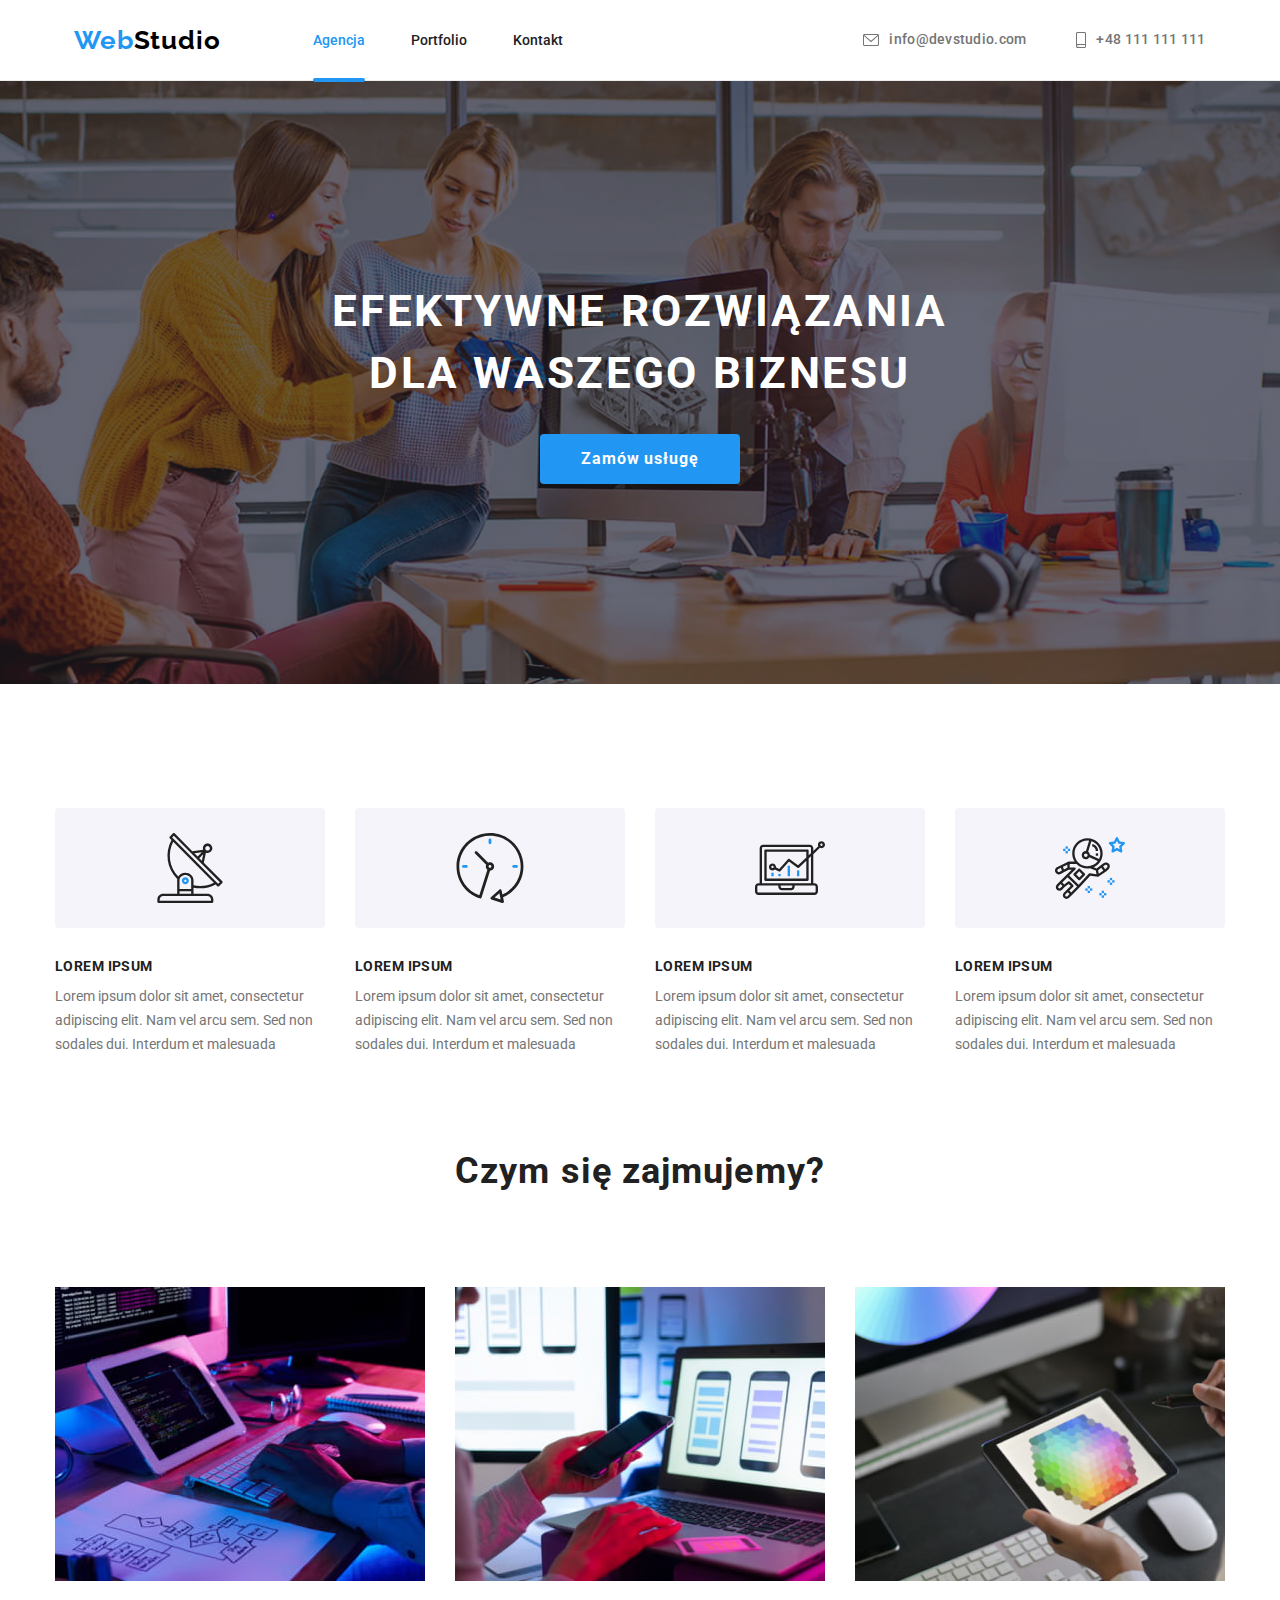
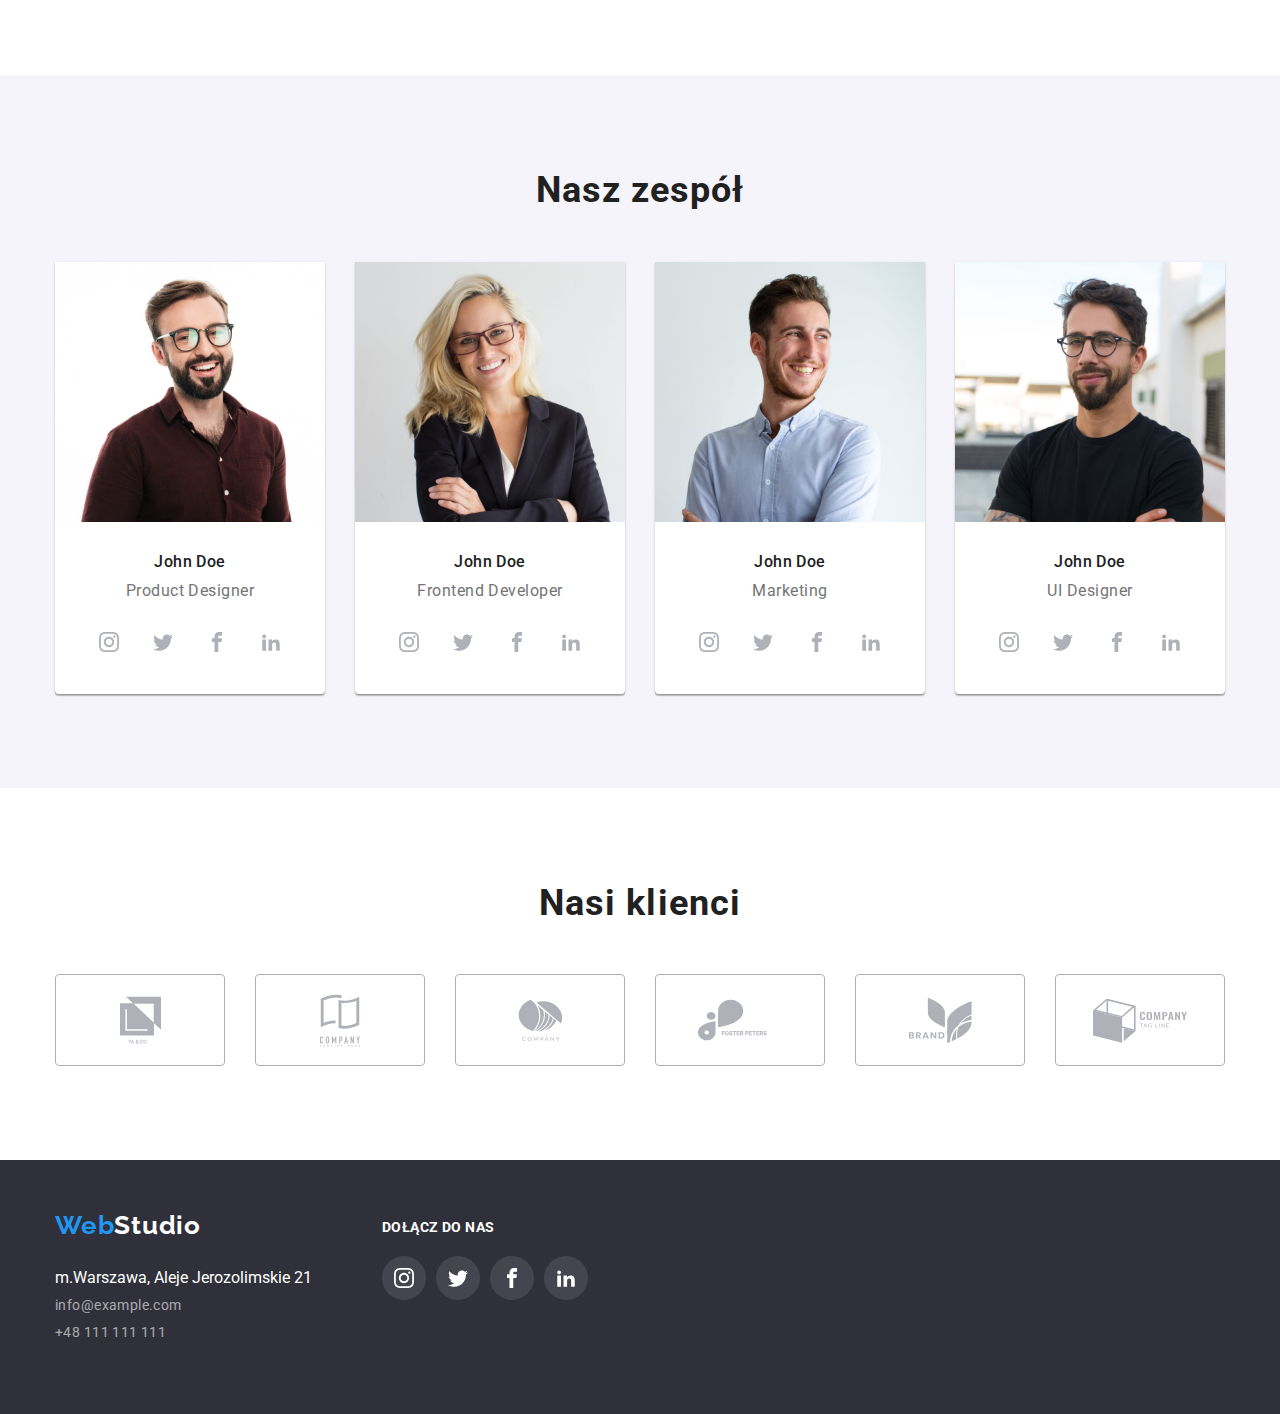
<file: index.html>
<!DOCTYPE html>
<html lang="pl">
  <head>
    <meta charset="UTF-8" />
    <meta http-equiv="X-UA-Compatible" content="IE=edge" />
    <meta name="viewport" content="width=device-width, initial-scale=1.0" />
    <title>Webstudio</title>

    <!--modern-normalize-->
    
    <link
      rel="stylesheet"
      href="https://cdnjs.cloudflare.com/ajax/libs/modern-normalize/1.0.0/modern-normalize.min.css"
    />
    <link href="./css/style.css" rel="stylesheet" />
   
    <link
      href="https://fonts.googleapis.com/css2?family=Raleway:wght@700&family=Roboto:wght@500&display=swap"
      rel="stylesheet"
    />
    
  </head>

  <body>
    <header>
    <div class="container header-section">
        <nav class="navigation">
        <a class="navigation-logo" href="./index.html" width="145px"
        height="31px"><span class="web logotype">Web</span><span class="studio logotype">Studio</span>
        </a>
        
          <ul class="navigation-list">
            <li class="navigation-list-item"><a class="navigation-list-link actual-page" href="./index.html">Agencja</a></li>
            <li class="navigation-list-item"><a class="navigation-list-link" href="./portfolio.html">Portfolio</a></li>
            <li class="navigation-list-item"><a class="navigation-list-link" href="">Kontakt</a></li>
          </ul>
        <div class="contact-color">
        <ul class="header-contact">
          <li class="header-contact-item"><a class="header-contact-link" href="mailto:info@devstudio.com"><svg class="icon envelope"><use href="./images/icons/socials.svg#envelope"></use></svg>info@devstudio.com</a></li>
          <li class="header-contact-item"><a class="header-contact-link" href="tel:+48111111111"><svg class="icon phone"><use href="./images/icons/socials.svg#phone"></use></svg>+48 111 111 111</a></li>
        </ul>
        </div>
        </nav>
        </div>
      </header>
    
      <main>
      <section>
        <div class="background-image">
          <div class="container">
            <div class="main-header-item-position">
            <h1>EFEKTYWNE ROZWIĄZANIA DLA WASZEGO BIZNESU</h1>
            <button class="button-webstudio" type="button" data-modal-open>Zamów usługę</button></div>
          </div>
          </div>
        </div>
      </section>
        

      <div >
        <section class="container section">
            <ul class="feature section">
              <li class="feature-size">
                <div class="feature-picture"> <svg class="feature-icon antenna"><use href="./images/icons/socials.svg#antenna"></use></svg></div>
                <h4>LOREM IPSUM</h4>
                <p class="feature-item">
                  Lorem ipsum dolor sit amet, consectetur adipiscing elit. Nam
                  vel arcu sem. Sed non sodales dui. Interdum et malesuada
                </p>
              </li>

              <li class="feature-size">
                <div class="feature-picture"> <svg class="feature-icon"><use href="./images/icons/socials.svg#clock"></use></svg></div>
                <h4>LOREM IPSUM</h4>
                <p class="feature-item">
                  Lorem ipsum dolor sit amet, consectetur adipiscing elit. Nam
                  vel arcu sem. Sed non sodales dui. Interdum et malesuada
                </p>
                
              </li>

              <li class="feature-size">
                <div class="feature-picture"> <svg class="feature-icon"><use href="./images/icons/socials.svg#diagram"></use></svg></div>
                <h4>LOREM IPSUM</h4>
                <p class="feature-item">
                  Lorem ipsum dolor sit amet, consectetur adipiscing elit. Nam
                  vel arcu sem. Sed non sodales dui. Interdum et malesuada
                </p>
              </li>

              <li class="feature-size">
                <div class="feature-picture"> <svg class="feature-icon"><use href="./images/icons/socials.svg#astronaut"></use></svg></div>
                <h4>LOREM IPSUM</h4>
                <p class="feature-item">
                  Lorem ipsum dolor sit amet, consectetur adipiscing elit. Nam
                  vel arcu sem. Sed non sodales dui. Interdum et malesuada
                </p>
              </li>
            </ul>
          </div>
         
        </section>

        <div class="container section">
        <section>
          <h2 class="second-header">Czym się zajmujemy?</h2>
          <div>
            <ul class="second-header-item">
              <li >
                <div class="second-header-item-heading"><h3 class="speciality">aplikacje komputerowe</h3></div>               
                <img 
                  src="images/typing.jpg"
                  width="370px"
                  height="294px"
                  alt="typing on keyboard "> 
              </li>
              
              <li>
                <div class="second-header-item-heading"><h3 class="speciality">aplikacje mobilne</h3></div>
                <img
                  src="images/phone.jpg"
                  width="370px"
                  height="294px"
                  alt="a girl is holding a phone"
                />
              </li>

              <li >
                <div class="second-header-item-heading"><h3 class="speciality">rozwiązania graficzne</h3></div>
                <img
                  src="images/tablet.jpg"
                  width="370px"
                  height="294px"
                  alt="someone selects a color on the tablet "
                />
              </li>
            </ul>
          </div>
        </section>
        </div>

<section class="team-background section">
        <div class="container">  
          <h2 class="third-header">Nasz zespół</h2>
          <div class="second-header-card">
          <ul class="team-items">
            <li>
              <figure class="team-card">
                <img
                  src="images/johndoe1.jpg"
                  width="270"
                  height="260"
                  alt="product designer"
                />
                <figcaption>
                  <span class="name">John Doe</span
                  ><span class="profession"> Product Designer</span>
                  <ul class="social-list-our-team">
                    <li><a class="social-list-item-our-team" href=""><svg class="social-list-item-icon-our-team"><use href="./images/icons/socials.svg#icon-instagram" width="20" height="20"></use></svg></a></li>
                    <li><a class="social-list-item-our-team" href=""><svg class="social-list-item-icon-our-team"><use href="./images/icons/socials.svg#icon-twitter" width="20" height="20"></use></svg></a></li>
                    <li><a class="social-list-item-our-team" href=""><svg class="social-list-item-icon-our-team"><use href="./images/icons/socials.svg#icon-facebook" width="20" height="20"></use></svg></a></li>
                    <li><a class="social-list-item-our-team" href=""><svg class="social-list-item-icon-our-team"><use href="./images/icons/socials.svg#icon-linkedin2" width="20" height="20"></use></svg></a></li>
                    
                   </ul>
                </figcaption>
                
              </figure>
            </li>
  
            <li>
              <figure class="team-card">
                <img
                  src="images/johndoe2.jpg"
                  width="270"
                  height="260"
                  alt="frontend developer"
                />
                <figcaption>
                  <span class="name">John Doe</span
                  ><span class="profession"> Frontend Developer</span>
                  <ul class="social-list-our-team">
                    <li><a class="social-list-item-our-team" href=""><svg class="social-list-item-icon-our-team"><use href="./images/icons/socials.svg#icon-instagram" width="20" height="20"></use></svg></a></li>
                    <li><a class="social-list-item-our-team" href=""><svg class="social-list-item-icon-our-team"><use href="./images/icons/socials.svg#icon-twitter" width="20" height="20"></use></svg></a></li>
                    <li><a class="social-list-item-our-team" href=""><svg class="social-list-item-icon-our-team"><use href="./images/icons/socials.svg#icon-facebook" width="20" height="20"></use></svg></a></li>
                    <li><a class="social-list-item-our-team" href=""><svg class="social-list-item-icon-our-team"><use href="./images/icons/socials.svg#icon-linkedin2" width="20" height="20"></use></svg></a></li>
                    
                   </ul>
                  
                </figcaption>
              </figure>
            </li>
            <li>
              <figure class="team-card">
                <img
                  src="images/johndoe3.jpg"
                  width="270"
                  height="260"
                  alt="marketing"
                />
                <figcaption>
                  <span class="name">John Doe</span
                  ><span class="profession"> Marketing</span>
                  <ul class="social-list-our-team">
                    <li><a class="social-list-item-our-team" href=""><svg class="social-list-item-icon-our-team"><use href="./images/icons/socials.svg#icon-instagram" width="20" height="20"></use></svg></a></li>
                    <li><a class="social-list-item-our-team" href=""><svg class="social-list-item-icon-our-team"><use href="./images/icons/socials.svg#icon-twitter" width="20" height="20"></use></svg></a></li>
                    <li><a class="social-list-item-our-team" href=""><svg class="social-list-item-icon-our-team"><use href="./images/icons/socials.svg#icon-facebook" width="20" height="20"></use></svg></a></li>
                    <li><a class="social-list-item-our-team" href=""><svg class="social-list-item-icon-our-team"><use href="./images/icons/socials.svg#icon-linkedin2" width="20" height="20"></use></svg></a></li>
                    
                   </ul>
                </figcaption>
              </figure>
            </li>
            <li>
              <figure class="team-card">
                <img
                  src="images/johndoe4.jpg"
                  width="270"
                  height="260"
                  alt="UI designer"
                />
                <figcaption>
                  <span class="name">John Doe</span
                  ><span class="profession"> UI Designer</span>
                  <ul class="social-list-our-team">
                    <li><a class="social-list-item-our-team" href=""><svg class="social-list-item-icon-our-team"><use href="./images/icons/socials.svg#icon-instagram" width="20" height="20"></use></svg></a></li>
                    <li><a class="social-list-item-our-team" href=""><svg class="social-list-item-icon-our-team"><use href="./images/icons/socials.svg#icon-twitter" width="20" height="20"></use></svg></a></li>
                    <li><a class="social-list-item-our-team" href=""><svg class="social-list-item-icon-our-team"><use href="./images/icons/socials.svg#icon-facebook" width="20" height="20"></use></svg></a></li>
                    <li><a class="social-list-item-our-team" href=""><svg class="social-list-item-icon-our-team"><use href="./images/icons/socials.svg#icon-linkedin2" width="20" height="20"></use></svg></a></li>
                    
                   </ul>
                </figcaption>
              </figure>
            </li>
          </ul>
        
        </div>
      </div>
</section>
<section class="section">
  <div class="container">
    <h2 class="our-clients-header">Nasi klienci</h2>
    <ul class="our-clients-list ">
      <li class="clients-list-margins"><a class="clients-list-item " href=""><svg class="our-clients-list-icon1"><use href="./images/icons/socials.svg#client1"></use></svg></a></li>
      <li class="clients-list-margins"><a class="clients-list-item " href=""><svg class="our-clients-list-icon2"><use href="./images/icons/socials.svg#client2"></use></svg></a></li>
      <li class="clients-list-margins"><a class="clients-list-item " href=""><svg class="our-clients-list-icon3"><use href="./images/icons/socials.svg#client3"></use></svg></a></li>
      <li class="clients-list-margins"><a class="clients-list-item " href=""><svg class="our-clients-list-icon4"><use href="./images/icons/socials.svg#client4"></use></svg></a></li>
      <li class="clients-list-margins"><a class="clients-list-item " href=""><svg class="our-clients-list-icon5"><use href="./images/icons/socials.svg#client5"></use></svg></a></li>
      <li ><a class="clients-list-item "  href=""><svg class="our-clients-list-icon6"><use href="./images/icons/socials.svg#client6"></use></svg></a></li>      
    </ul>
  </div>
</section>
      
    </main>
    
    <footer >
      <div class="container social-flex">
       <div class="left-side-footer">
        <a  href="./index.html"
          ><span class="web logotype">Web</span><span class="studio-footer logotype">Studio</span>
        </a>
        <address class="footer-address">
      <ul >
        <li>
            m.Warszawa, Aleje Jerozolimskie 21
        </li>
        <li>
          <a class="footer-mail" href="mailto:info@example.com"
            >info@example.com</a>
        </li>
        <li>
          <a class="footer-tel" href="tel:+48111111111">+48 111 111 111</a>
        </li>
      </ul>
    </address>
       </div>
        
    <div class="join-us ">
      <h3 class="join-us-header">DOŁĄCZ DO NAS</h3>
      <ul class="social-list-footer">
        <li><a class="social-list-item-footer" href=""><svg class="social-list-item-icon-footer"><use href="./images/icons/socials.svg#icon-instagram" width="20" height="20"></use></svg></a></li>
        <li><a class="social-list-item-footer" href=""><svg class="social-list-item-icon-footer"><use href="./images/icons/socials.svg#icon-twitter" width="20" height="20"></use></svg></a></li>
        <li><a class="social-list-item-footer" href=""><svg class="social-list-item-icon-footer"><use href="./images/icons/socials.svg#icon-facebook" width="20" height="20"></use></svg></a></li>
        <li><a class="social-list-item-footer" href=""><svg class="social-list-item-icon-footer"><use href="./images/icons/socials.svg#icon-linkedin2" width="20" height="20"></use></svg></a></li>
        
      </ul>
    </div>
      </div>
    </div>
    </footer>
    <div class="backdrop is-hidden" data-modal>
      <div class="modal">
        <button type="button" class="close-btn" data-modal-close>
<svg class="x"><use href="./images/icons/socials.svg#x"></use></svg>
        </button>
      </div>
    </div>

    <script src="js/modal.js"></script>
  </body>
</html>
</file>
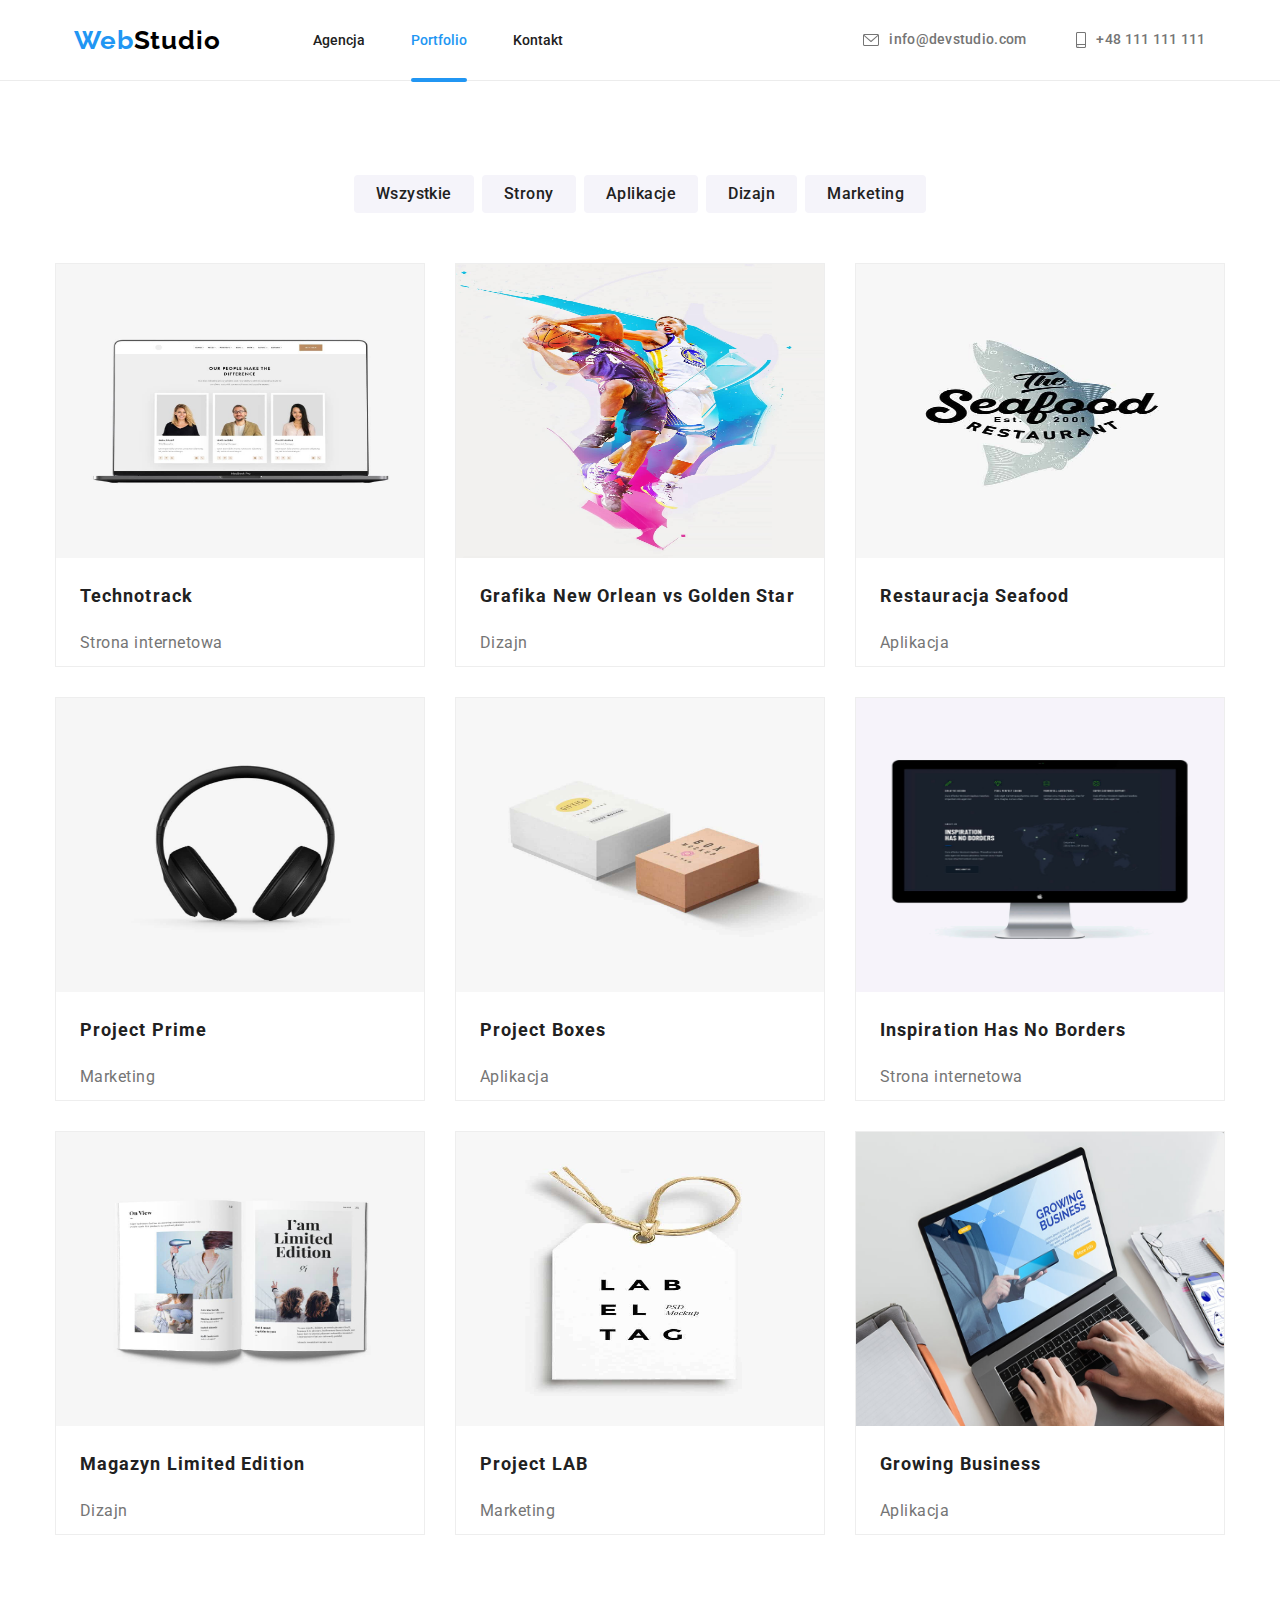
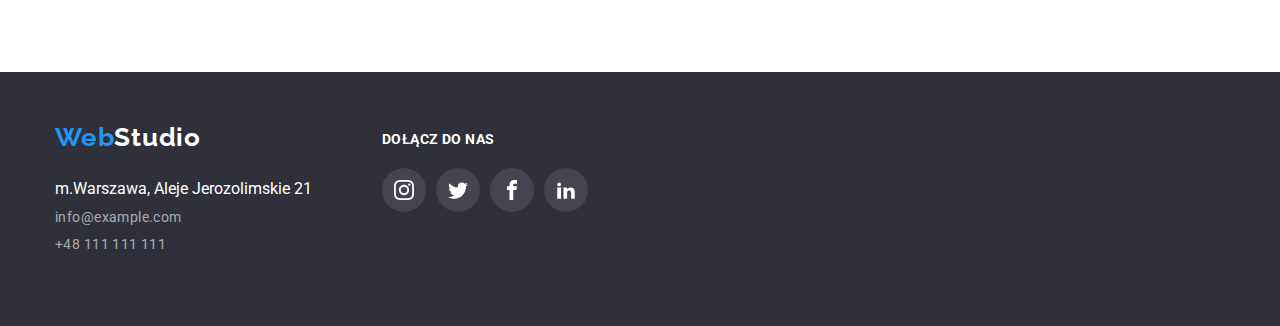
<file: portfolio.html>
<!DOCTYPE html>
<html lang="pl">
  <head>
    <meta charset="UTF-8" />
    <meta http-equiv="X-UA-Compatible" content="IE=edge" />
    <meta name="viewport" content="width=device-width, initial-scale=1.0" />
    <title>Portfolio</title>
    <link
      rel="stylesheet"
      href="https://cdnjs.cloudflare.com/ajax/libs/modern-normalize/1.0.0/modern-normalize.min.css"
    />
    <link href="./css/style.css" rel="stylesheet" />
   
    <link
      href="https://fonts.googleapis.com/css2?family=Raleway:wght@700&family=Roboto:wght@500&display=swap"
      rel="stylesheet"
    />
    
  </head>

  <body>
    <header>
      <div class="container header-section">
          <nav class="navigation">
          <a class="navigation-logo" href="./index.html" width="145px"
          height="31px"><span class="web logotype">Web</span><span class="studio logotype">Studio</span>
          </a>
          
            <ul class="navigation-list">
              <li class="navigation-list-item"><a class="navigation-list-link" href="">Agencja</a></li>
              <li class="navigation-list-item"><a class="navigation-list-link actual-page" href="./portfolio.html">Portfolio</a></li>
              <li class="navigation-list-item"><a class="navigation-list-link" href="">Kontakt</a></li>
            </ul>
          <div class="contact-color">
          <ul class="header-contact">
            <li class="header-contact-item"><a class="header-contact-link" href="mailto:info@devstudio.com"><svg class="icon envelope"><use href="./images/icons/socials.svg#envelope"></use></svg>info@devstudio.com</a></li>
            <li class="header-contact-item"><a class="header-contact-link" href="tel:+48111111111"><svg class="icon phone"><use href="./images/icons/socials.svg#phone"></use></svg>+48 111 111 111</a></li>
          </ul>
          </div>
          </nav>
          </div>
        </header>
    <main>
      <section>
        <div class="container">
          <ul class="button-portfolio">
            <li class="button-space">
              <button class="button-portfolio-item" type="button" width="121px">
                Wszystkie
              </button>
            </li>
            <li class="button-space">
              <button class="button-portfolio-item" type="button" width="93px">
                Strony
              </button>
            </li>
            <li class="button-space">
              <button class="button-portfolio-item" type="button" width="114px">
                Aplikacje
              </button>
            </li>
            <li class="button-space">
              <button class="button-portfolio-item" type="button" width="91px">
                Dizajn
              </button>
            </li>
            <li class="button-space">
              <button class="button-portfolio-item" type="button" width="121px">
                Marketing
              </button>
            </li>
          </ul>
        </div>
      </section>
      <section class="portfolio">
        <div class="container bottom">
          <!--Project 1-->
          <ul class="portfolio-list">
            <li class="portfolio-item">
              <a href=""
                ><img
                  src="images/Technotrack.jpg"
                  width="370px"
                  height="294px"
                  
                />
                <div class="overlay">
                  <p>Technocrack jest popularną platformą wykorzystywaną do rozpowszechniania koronawirusa.
                    Firmy wykorzystują tę platformę do celów szpiegowskich i ataków na niezabezpieczone serwery konkurencji
                    </p></div>
                    <ul class="portfolio-item-feature">
                      <li>
                <h4 class="projects-name">Technotrack</h4>
                <p class="projects-type">Strona internetowa</p></li></ul></a
              >
            </li>

            <!--Project 2-->

            <li class="portfolio-item">
              <a href=""
                ><img
                  src="images/GrafikaNewOrleanvsGoldenStar.jpg"
                  width="370px"
                  height="294px"
                  
                />
                <div class="overlay">
                  <p>Technocrack jest popularną platformą wykorzystywaną do rozpowszechniania koronawirusa.
                    Firmy wykorzystują tę platformę do celów szpiegowskich i ataków na niezabezpieczone serwery konkurencji
                    </p></div>
                    <ul class="portfolio-item-feature">
                      <li>
                <h4 class="projects-name">Grafika New Orlean vs Golden Star</h4>
                <p class="projects-type">Dizajn</p></li></ul></a
              >
            </li>
            <!--Project 3-->

            <li class="portfolio-item">
              <a href=""
                ><img
                  src="images/RestauracjaSeaFood.jpg"
                  width="370px"
                  height="294px"
                  
                />
                <div class="overlay">
                  <p>Technocrack jest popularną platformą wykorzystywaną do rozpowszechniania koronawirusa.
                    Firmy wykorzystują tę platformę do celów szpiegowskich i ataków na niezabezpieczone serwery konkurencji
                    </p></div>
                    <ul class="portfolio-item-feature">
                      <li>
                <h4 class="projects-name">Restauracja Seafood</h4>
                <p class="projects-type">Aplikacja</p></li></ul></a
              >
            </li>

            <!--Project 4-->

            <li class="portfolio-item">
              <a href=""
                ><img
                  src="images/ProjectPrime.jpg"
                  width="370px"
                  height="294px"
                  
                />
                <div class="overlay">
                  <p>Technocrack jest popularną platformą wykorzystywaną do rozpowszechniania koronawirusa.
                    Firmy wykorzystują tę platformę do celów szpiegowskich i ataków na niezabezpieczone serwery konkurencji
                    </p></div>
                    <ul class="portfolio-item-feature">
                      <li>
                <h4 class="projects-name">Project Prime</h4>
                <p class="projects-type">Marketing</p></li></ul></a
              >
            </li>

            <!--Project 5-->

            <li class="portfolio-item">
              <a href=""
                ><img
                  src="images/ProjectBoxes.jpg"
                  width="370px"
                  height="294px"
                  
                />
                <div class="overlay">
                  <p>Technocrack jest popularną platformą wykorzystywaną do rozpowszechniania koronawirusa.
                    Firmy wykorzystują tę platformę do celów szpiegowskich i ataków na niezabezpieczone serwery konkurencji
                    </p></div>
                    <ul class="portfolio-item-feature">
                      <li>
                <h4 class="projects-name">Project Boxes</h4>
                <p class="projects-type">Aplikacja</p></li></ul></a
              >
            </li>
            <!--Project 6-->

            <li class="portfolio-item">
              <a href=""
                ><img
                  src="images/InspirationHasNoBorders.jpg"
                  width="370px"
                  height="294px"
                  alt="website Technocrack"
                />
                <div class="overlay">
                  <p>Technocrack jest popularną platformą wykorzystywaną do rozpowszechniania koronawirusa.
                    Firmy wykorzystują tę platformę do celów szpiegowskich i ataków na niezabezpieczone serwery konkurencji
                    </p></div>
                    <ul class="portfolio-item-feature">
                      <li>
                <h4 class="projects-name">Inspiration Has No Borders</h4>
                <p class="projects-type">Strona internetowa</p></li></ul></a
              >
            </li>
            <!--Project 7-->

            <li class="portfolio-item">
              <a href=""
                ><img
                  src="images/MagazynLimitedEdition.jpg"
                  width="370px"
                  height="294px"
                 
                />
                <div class="overlay">
                  <p>Technocrack jest popularną platformą wykorzystywaną do rozpowszechniania koronawirusa.
                    Firmy wykorzystują tę platformę do celów szpiegowskich i ataków na niezabezpieczone serwery konkurencji
                    </p></div>
                    <ul class="portfolio-item-feature">
                      <li>
                <h4 class="projects-name">Magazyn Limited Edition</h4>
                <p class="projects-type">Dizajn</p></li></ul></a
              >
            </li>
            <!--Project 8-->

            <li class="portfolio-item">
              <a href=""
                ><img
                  src="images/ProjektLAB.jpg"
                  width="370px"
                  height="294px"
                  
                />
                <div class="overlay">
                  <p>Technocrack jest popularną platformą wykorzystywaną do rozpowszechniania koronawirusa.
                    Firmy wykorzystują tę platformę do celów szpiegowskich i ataków na niezabezpieczone serwery konkurencji
                    </p></div>
                    <ul class="portfolio-item-feature">
                      <li>
                <h4 class="projects-name">Project LAB</h4>
                <p class="projects-type">Marketing</p></li></ul></a
              >
            </li>

            <!--Project 9-->

            <li class="portfolio-item">
              <a href=""
                ><img
                  src="images/GrowingBusiness.jpg"
                  width="370px"
                  height="294px"
                 
                />
                <div class="overlay">
                  <p>Technocrack jest popularną platformą wykorzystywaną do rozpowszechniania koronawirusa.
                    Firmy wykorzystują tę platformę do celów szpiegowskich i ataków na niezabezpieczone serwery konkurencji
                    </p></div>
                    <ul class="portfolio-item-feature">
                      <li>
                <h4 class="projects-name">Growing Business</h4>
                <p class="projects-type">Aplikacja</p></li></ul></a
              >
            </li>
          </ul>
        </div>
      </section>
    </main>
    <!--Footer-->
    <footer >
      <div class="container social-flex">
       <div class="left-side-footer">
        <a  href="./index.html"
          ><span class="web logotype">Web</span><span class="studio-footer logotype">Studio</span>
        </a>
        <address class="footer-address">
      <ul >
        <li>
            m.Warszawa, Aleje Jerozolimskie 21
        </li>
        <li>
          <a class="footer-mail" href="mailto:info@example.com"
            >info@example.com</a>
        </li>
        <li>
          <a class="footer-tel" href="tel:+48111111111">+48 111 111 111</a>
        </li>
      </ul>
    </address>
       </div>
        
    <section class="join-us ">
      <h3 class="join-us-header">DOŁĄCZ DO NAS</h3>
      <ul class="social-list-footer">
        <li><a class="social-list-item-footer" href=""><svg class="social-list-item-icon-footer"><use href="./images/icons/socials.svg#icon-instagram" width="20" height="20"></use></svg></a></li>
        <li><a class="social-list-item-footer" href=""><svg class="social-list-item-icon-footer"><use href="./images/icons/socials.svg#icon-twitter" width="20" height="20"></use></svg></a></li>
        <li><a class="social-list-item-footer" href=""><svg class="social-list-item-icon-footer"><use href="./images/icons/socials.svg#icon-facebook" width="20" height="20"></use></svg></a></li>
        <li><a class="social-list-item-footer" href=""><svg class="social-list-item-icon-footer"><use href="./images/icons/socials.svg#icon-linkedin2" width="20" height="20"></use></svg></a></li>
        
      </ul>
    </section>
      </div>
    </div>
    </footer>
  </body>
</html>
</file>
<file: css/style.css>
:root {
  --blue: #2196f3;
  --black: #212121;
  --logo-color: #000000;
  --grey: #757575;
  --white: #ffffff;
  --graphite: #2f303a;
  --transition: 250ms cubic-bezier(0.4, 0, 0.2, 1);
}
* {
  margin: 0;
  padding: 0;
}
img {
  display: block;
}
.section {
  padding: 94px 0;
}
body {
  font-family: "Roboto";
  color: var(--black);
}
.container {
  width: 1200px;
  padding: 0 15px;
  margin: 0 auto;
}
.navigation-list-link {
  color: var(--black);
  transition: var(--transition);
  transition-property: color;
  position: relative;
}

.actual-page::after,
.navigation-list-link:hover::after {
  transition: var(--transition);
  transition-property: color;
  content: " ";
  position: absolute;
  height: 4px;
  left: 0;
  right: 0;
  border-radius: 2px;
  background-color: var(--blue);
  top: 46px;
}
.actual-page {
  color: var(--blue);
}
.navigation-logo {
  padding-right: 93px;
}
.navigation {
  display: flex;
  align-items: center;
  align-content: center;
}

.navigation-list {
  color: var(--black);
  display: flex;
  align-items: center;
  font-size: 14px;
  font-weight: 500;
}

.navigation-list-item:not(:last-child) {
  margin-right: 46px;
}

header {
  background: var(--bright-color);
  border-bottom: 1px solid #ececec;
}
.header-contact {
  display: flex;
  flex-wrap: wrap;
  align-items: center;
  list-style: none;
  padding-left: 250px;
}
.header-contact-item {
  margin-left: 50px;
}
.header-contact-item .icon {
  fill: currentColor;
  margin-right: 10px;
}
.header-contact-item a {
  display: flex;
  align-items: center;
}
.header-contact-link:hover {
  fill: var(--blue);
  color: var(--blue);
}
.header-contact-item .envelope {
  width: 16px;
  height: 12px;
  align-items: center;
}
.header-contact-item .phone {
  width: 10px;
  height: 16px;
  align-items: center;
}
.header-contact-link {
  font-size: 14px;
  font-weight: 500;
  line-height: 1.14em;
  letter-spacing: 0.02em;
  font-style: normal;
  text-transform: lowercase;
  color: #757575;
  fill: #757575;
  transition: var(--transition);
}
a:hover,
a:focus {
  color: #2196f3;
}

.header-contact-link a {
  display: flex;
  align-items: center;
}
.header-section {
  height: 80px;
  display: flex;
  align-items: center;
  justify-content: center;
}
.web {
  color: var(--blue);
  font-size: 26px;
  font: "Raleway";
  letter-spacing: 0.03em;
  font-weight: 700;
  line-height: 1.4em;
}
.studio {
  font-size: 26px;
  color: var(--logo-color);
  font: "Raleway";
  letter-spacing: 0.03em;
  font-weight: 700;
  line-height: 1.4em;
}
.studio:hover {
  color: var(--blue);
}

a {
  text-decoration: none;
  transition: var(--transition);
  transition-property: color;
}

ul {
  list-style-type: none;
  margin: 0;
  padding: 0;
}

h1 {
  font-size: 44px;
  text-align: center;
  letter-spacing: 0.06em;
  text-transform: uppercase;
  color: var(--white);
  line-height: 1.4em;
  padding-top: 200px;
  margin-top: 0;
}
.second-header {
  font-size: 36px;
  text-align: center;
  letter-spacing: 0.03em;
  line-height: 1.2em;
  margin: 0;
  padding-bottom: 50px;
}
.second-header-item {
  display: flex;
  align-items: center;
  justify-content: space-between;
  padding-bottom: 94px;
}
.team-card {
  background: var(--white);
  box-shadow: 0px 1px 3px rgba(0, 0, 0, 0.12), 0px 1px 1px rgba(0, 0, 0, 0.14),
    0px 2px 1px rgba(0, 0, 0, 0.2);
  border-radius: 0px 0px 4px 4px;
  padding-bottom: 30px;
}
.team-items {
  justify-content: space-between;
  display: flex;
}

h4 {
  font-size: 14px;
  letter-spacing: 0.03em;
  font-weight: 700;
  line-height: 1.2em;
  display: block;
  padding-bottom: 10px;
}
.third-header {
  color: var(--black);
  font-weight: 700px;
  font-size: 36px;
  line-height: 1.2em;
  text-align: center;
  letter-spacing: 0.03em;
  padding-bottom: 50px;
}
.main-header {
  background-color: var(--graphite);
  height: 600px;
  line-height: 1.4em;
  padding-top: 0;
  display: flex;
  flex-direction: column;
  justify-content: center;
  align-items: center;
  max-width: 1600px;
}
.button-webstudio {
  font-size: 16px;
  text-align: center;
  color: var(--white);
  width: 200px;
  height: 50px;
  background-color: var(--blue);
  border-radius: 4px;
  border: none;
  cursor: pointer;
  letter-spacing: 0.06em;
  margin-top: 30px;
  margin-bottom: 200px;
  font-weight: 700;
  line-height: 1.9em;
}

.button-webstudio-position {
  align-items: center;
  margin: 0 auto;
}
.button-portfolio-item {
  font-size: 16px;
  color: var(--black);
  height: 38px;
  background-color: #f5f4fa;
  border-radius: 4px;
  border: none;
  cursor: pointer;
  letter-spacing: 0.03em;
  font-weight: 500;
  line-height: 1.6em;
  padding: 6px 22px;
  transition: var(--transition);
  transition-property: background, color, box-shadow;
}
.button-portfolio {
  display: flex;
  align-items: center;
  justify-content: center;
  padding-top: 94px;
  transition: var(--transition);
  transition-property: color;
}
.button-space:not(:last-child) {
  margin-right: 8px;
}
.logotype {
  font-family: "Raleway", sans-serif;
  font-size: 26px;
  line-height: 1.19em;
}

.button-portfolio-item:hover {
  background-color: var(--blue);
  color: var(--white);
  background: var(--blue);
  box-shadow: 0px 3px 1px rgba(0, 0, 0, 0.1), 0px 1px 2px rgba(0, 0, 0, 0.08),
    0px 2px 2px rgba(0, 0, 0, 0.12);
  border-radius: 4px;
  transition: var(--transition);
  transition-property: background, color, box-shadow;
}
.feature-item {
  color: var(--grey);
  font-size: 14px;
  line-height: 1.7em;
}
.feature-item:not(:last-child) {
  padding-right: 30px;
}
.feature {
  display: flex;
  align-items: center;
  justify-content: space-between;
}

.name {
  font-size: 16px;
  text-align: center;
  letter-spacing: 0.03em;
  font-weight: 500;
  line-height: 1.2em;
  display: flex;
  padding-top: 30px;
  justify-content: center;
  color: var(--black);
}
.profession {
  color: var(--grey);
  text-align: center;
  letter-spacing: 0.03em;
  line-height: 1.2em;
  display: flex;
  padding-top: 10px;
  justify-content: center;
}

.container .footer {
  padding: 0;
  margin: 0;
}
.footer-address {
  font-style: normal;
  color: var(--white);
  line-height: 1.7em;
  padding-bottom: 9px;
}
.footer-tel {
  font-size: 14px;
  letter-spacing: 0.03em;
  color: rgba(255, 255, 255, 0.6);
  line-height: 1.7em;
  transition: var(--transition);
  transition-property: color;
}
.footer-mail {
  font-size: 14px;
  letter-spacing: 0.03em;
  color: rgba(255, 255, 255, 0.6);
  line-height: 1.7em;
  transition: var(--transition);
  transition-property: color;
}
.team-background {
  background: #f5f4fa;
}
.team-list {
  display: flex;
  justify-content: center;
  padding-bottom: 94px;
}

.portfolio-list {
  list-style: none;
  font-family: "Roboto";
  font-size: 16px;
  line-height: 1.87;
  letter-spacing: 0.03em;
  color: var(--grey);
  display: flex;
  flex-wrap: wrap;
  justify-content: space-between;
  padding-top: 50px;
}
.portfolio-list-item {
  position: relative;
  display: inline-block;
  width: 370px;
  height: 404px;
  margin-bottom: 30px;
  border-bottom: 1px solid #eeeeee;
  border-left: 1px solid #eeeeee;
  border-right: 1px solid #eeeeee;
  z-index: 1001;
  overflow: hidden;
  transition: box-shadow 250ms cubic-bezier(0.4, 0, 0.2, 1);
}
.portfolio-list-overlay {
  position: absolute;
  top: 0;
  left: 0;
  width: 100%;
  height: 100%;
  background-color: #2196f3;
  opacity: 0;
  transform: translateY(100%);
  transition: transform 250ms cubic-bezier(0.4, 0, 0.2, 1);
  transition-property: color;
}
.portfolio-list-overlay-text {
  font-weight: 400;
  font-size: 18px;
  line-height: 1.6;
  letter-spacing: 0.03em;
  color: #ffffff;
  text-align: left;
  padding: 49px 45px 49px 24px;
}
.portfolio-list-overlay-text p {
  margin: 0;
}
.portfolio-list-item:hover {
  box-shadow: 0px 1px 1px rgba(0, 0, 0, 0.12), 0px 4px 4px rgba(0, 0, 0, 0.06),
    1px 4px 6px rgba(0, 0, 0, 0.16);
}
.portfolio-list-item:hover .akapit-overlay {
  opacity: 0.9;
  transform: translateY(0);
}
.portfolio-card-description {
  position: relative;
  z-index: 1002;
  background-color: #fff;
}
.portfolio-card-description-name {
  font-size: 18px;
  line-height: 2;
  letter-spacing: 0.06em;
  color: var(--black);
  text-align: start;
  padding-left: 24px;
  margin: 0;
  padding: 20px 24px 4px 24px;
  margin-top: -9px;
}
.portfolio-card-description-text {
  line-height: 1.875em;
  padding: 0px 24px 20px 24px;
  text-align: start;
  color: var(--grey);
  margin: 0;
}
.projects {
  display: flex;
  justify-content: space-between;
  align-content: center;
  flex-wrap: wrap;
  margin-bottom: -30px;
}

.projects-name {
  color: var(--black);
  font-weight: 700;
  font-size: 18px;
  line-height: 2;
  letter-spacing: 0.06em;
  padding-top: 20px;
  padding-right: 24px;
  padding-left: 24px;
}

.studio-footer {
  font-size: 26px;
  color: var(--white);
  font: "Raleway";
  letter-spacing: 0.03em;
  font-weight: 700;
  line-height: 1.4em;
}

footer {
  font-style: normal;
  background-color: #2f303a;
  color: #fff;
  padding-top: 60px;
  padding-bottom: 60px;
  background-color: var(--graphite);
}
.footer-address {
  padding-top: 20px;
}
.join-us-header {
  font-style: normal;
  font-weight: 700;
  text-transform: uppercase;
  font-size: 14px;
  line-height: 1.14em;
  letter-spacing: 0.03em;
}

.social-list-footer {
  display: flex;
  align-items: center;
  margin-top: 20px;
  margin-left: -10px;
}
.social-list-item-footer {
  display: flex;
  justify-content: center;
  align-items: center;
  align-self: center;
  width: 44px;
  height: 44px;
  margin-left: 10px;
  border-radius: 50%;
  background-color: rgba(255, 255, 255, 0.1);
  color: var(--white);
}
.social-list-item-footer:hover {
  background-color: var(--blue);
  transition: var(--transition);
}
.social-list-item-icon-footer {
  width: 20px;
  height: 20px;
  fill: var(--white);
}
.social-flex {
  display: flex;
}
.left-side-footer {
  margin-right: 70px;
  margin-top: -13px;
}

.feature-picture {
  display: flex;
  justify-content: center;
  height: 120px;
  padding: 25px 0;
  border-radius: 4px;
  margin-bottom: 30px;
  background-color: #f5f4fa;
}
.feature-icon {
  display: flex;
  justify-content: center;
  margin-right: 100px;
  margin-left: 100px;
}

.feature-size {
  max-width: 270px;
}

.social-list-our-team {
  display: flex;
  align-items: center;
  margin-top: 20px;
  padding-left: 32px;
}
.social-list-item-our-team {
  display: flex;
  justify-content: center;
  align-items: center;
  width: 44px;
  height: 44px;
  border-radius: 50%;
  background-color: var(--white);
  margin-right: 0;
  margin-right: 10px;
  max-width: 206px;
  fill: #afb1b8;
  transition: color var(--transition);
  background-color: var(--transition);
  transition-property: color, fill;
}
.social-list-item-our-team:hover {
  background-color: var(--blue);
  fill: var(--white);
  border-radius: 50%;
  background-color: var(--blue);
  width: 44px;
  height: 44px;
  transition: var(--transition);
  transition-property: color, background-color, fill;
}

.social-list-item-icon-our-team {
  width: 20px;
  height: 20px;
}

.our-clients-header {
  font-family: "Roboto";
  font-style: normal;
  font-weight: 700;
  font-size: 36px;
  line-height: 42px;
  text-align: center;
  letter-spacing: 0.03em;
  color: #212121;
  padding-bottom: 50px;
}

.background-image {
  background-image: linear-gradient(
      rgba(47, 48, 58, 0.4),
      rgba(47, 48, 58, 0.4)
    ),
    url(../images/header-background.jpg);
  background-size: cover;
  background-position: center;
  background-repeat: no-repeat;
  margin: 0 auto;
  max-width: 1600px;
}
.main-header-item-position {
  color: #fff;
  text-align: center;
  max-width: 696px;
  margin: 0 auto 30px;
}
.clients-list-item {
  display: flex;
  justify-content: center;
  height: 92px;
  min-width: 170px;
  border: 1px solid #afb1b8;
  border-radius: 4px;

  cursor: pointer;
  color: #afb1b8;
  fill: #afb1b8;
  transition: color var(--transition);
  transition-property: color, border, fill;
}
.our-clients-list {
  list-style-type: none;
  display: flex;
  flex-wrap: wrap;
}
.our-clients-list-icon1 {
  width: 41px;
  height: 48px;
  display: flex;
  align-self: center;
}
.our-clients-list-icon2 {
  width: 40px;
  height: 53px;
  display: flex;
  align-self: center;
}
.our-clients-list-icon3 {
  width: 45px;
  height: 42px;
  display: flex;
  align-self: center;
}
.our-clients-list-icon4 {
  width: 85px;
  height: 42px;
  display: flex;
  align-self: center;
}
.our-clients-list-icon5 {
  width: 63px;
  height: 47px;
  display: flex;
  align-self: center;
}
.our-clients-list-icon6 {
  width: 94px;
  height: 45px;
  display: flex;
  align-self: center;
}
.clients-list-item:hover {
  border: 1px solid var(--blue);
  color: var(--blue);
  fill: var(--blue);
  transition: var(--transition);
  transition-property: color;
}

.clients-list-margins {
  margin-right: 30px;
  display: flex;
  align-items: center;
  justify-content: center;
  width: 170px;
}

.speciality {
  text-transform: uppercase;
  font-weight: 700;
  font-size: 14px;
  line-height: 16px;
  text-align: center;
  justify-content: center;
  align-content: center;
  letter-spacing: 0.03em;
  margin: 0;
  padding-top: 27px;
  color: var(--white);
}
.portfolio-list {
  display: flex;
  flex-wrap: wrap;
  justify-content: space-between;
  margin-bottom: 107px;
}
.portfolio-item {
  background-color: #fff;
  border: 1px solid #eee;
  margin-bottom: 30px;
  position: relative;
  max-width: 370px;
  max-height: 404px;
  overflow: hidden;
  z-index: 1001;
}
.overlay {
  position: absolute;
  top: 0;
  left: 0;
  width: 100%;
  height: 100%;
  background-color: var(--blue);
  opacity: 90%;
  transform: translatey(100%);
  transition: transform 250ms ease;
  transition-property: transform;
}
.portfolio-item-feature {
  color: var(--grey);
  font-size: 16px;
  line-height: 1.87;
  letter-spacing: 0.03em;
  z-index: 1002;
  position: relative;
  background-color: #fff;
}
.overlay p {
  font-size: 18px;
  line-height: 1.55;
  letter-spacing: 0.03em;
  color: #ffffff;
  margin-top: 49px;
}
.portfolio-item:hover .overlay {
  transform: translatey(0);
  transition-property: transform;
}
.portfolio p {
  padding: 4px 24px 20px 24px;
}
.portfolio-item:hover {
  box-shadow: 0px 1px 1px rgba(0, 0, 0, 0.12), 0px 4px 4px rgba(0, 0, 0, 0.06),
    1px 4px 6px rgba(0, 0, 0, 0.16);
  cursor: pointer;
}
.is-hidden {
  opacity: 0;
  visibility: hidden;
  pointer-events: none;
}
.close-btn {
  position: absolute;
  background-color: #fff;
  cursor: pointer;
  top: 8px;
  right: 8px;
  border: 1px solid rgba(0, 0, 0, 0.1);
  border-radius: 50%;
}

.close-btn,
.x {
  width: 30px;
  height: 30px;
}

.modal {
  position: absolute;
  left: 50%;
  top: 50%;
  transform: translate(-50%, -50%) scale(1.25);
  background-color: #fff;
  width: 528px;
  height: 581px;
  box-shadow: 0px 1px 3px rgba(0, 0, 0, 0.12), 0px 1px 1px rgba(0, 0, 0, 0.14),
    0px 2px 1px rgba(0, 0, 0, 0.2);
  border-radius: 4px;
  transition: var(--transition);
  transition-property: color;
}

.backdrop {
  position: fixed;
  left: 0;
  top: 0;
  width: 100%;
  height: 100%;
  background-color: rgba(0, 0, 0, 0.1);
  transition: var(--transition);
  transition-property: opacity, visibility;
}
</file>
